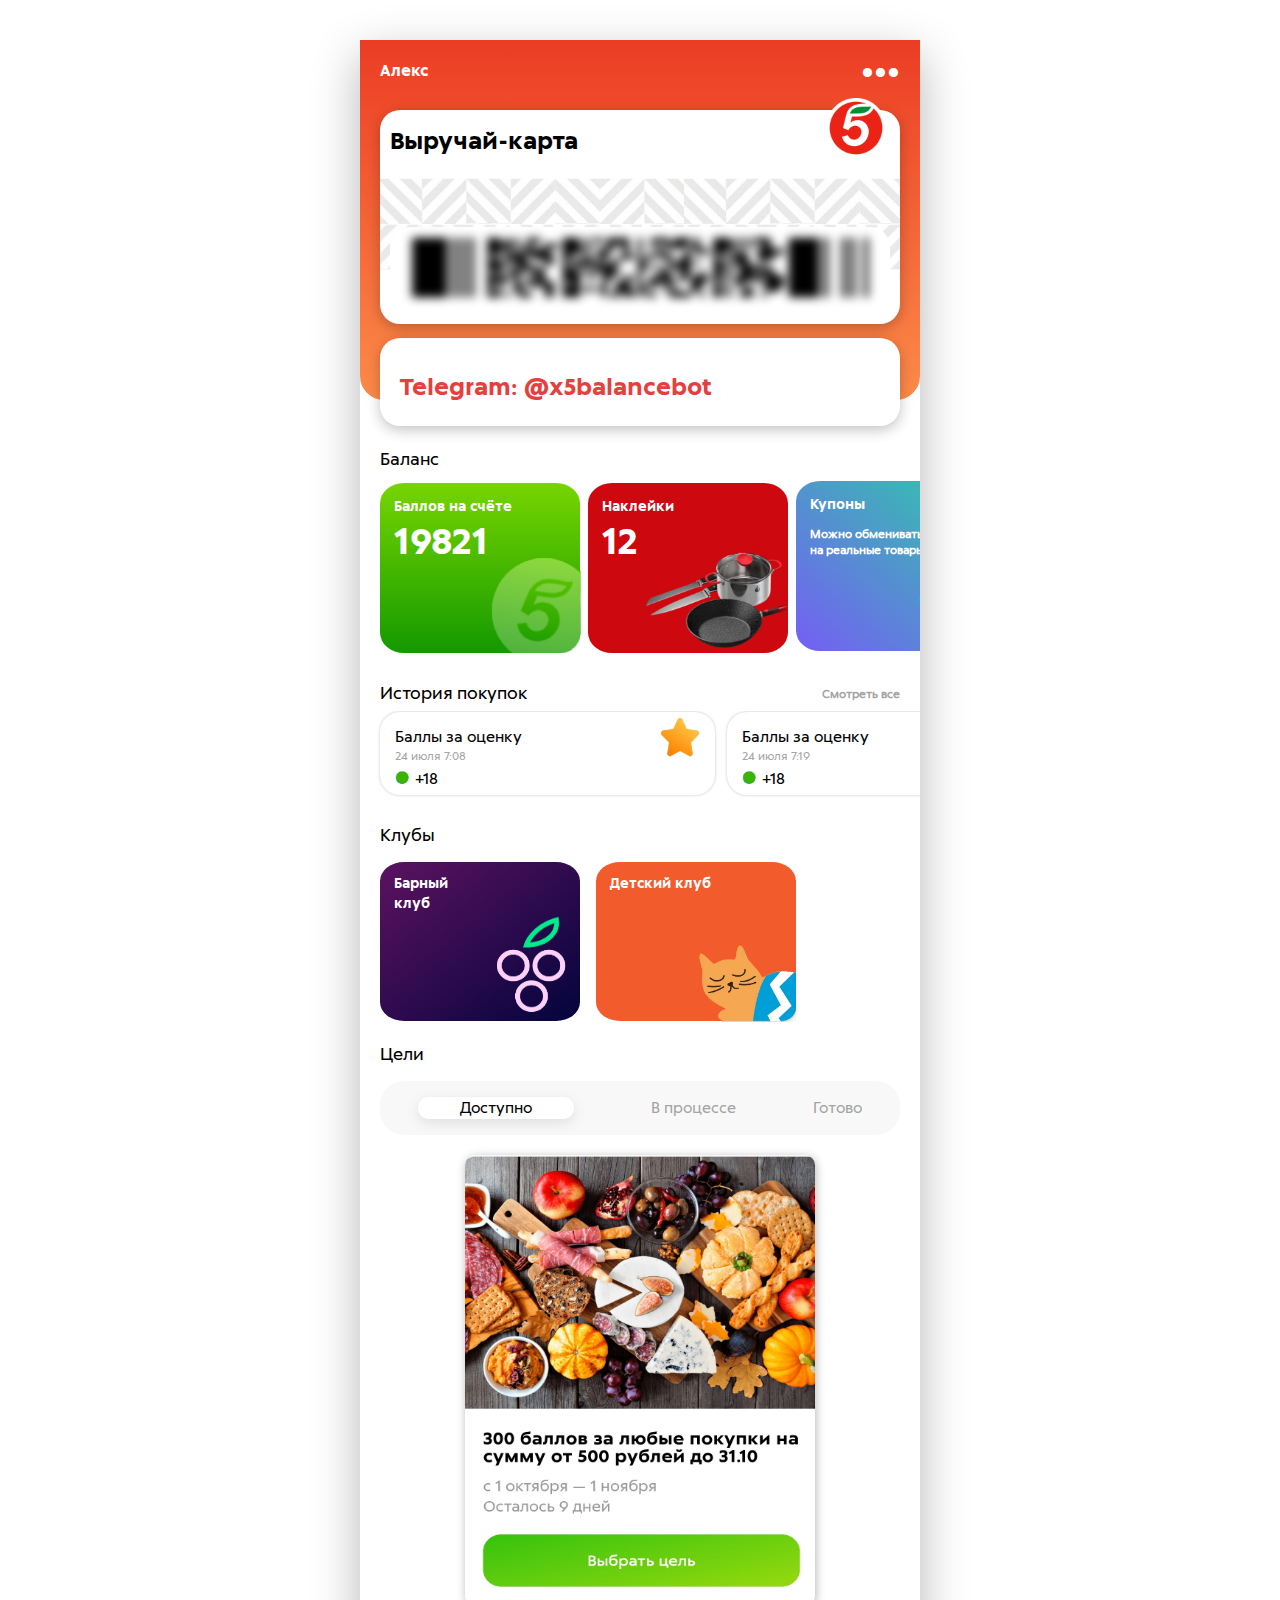
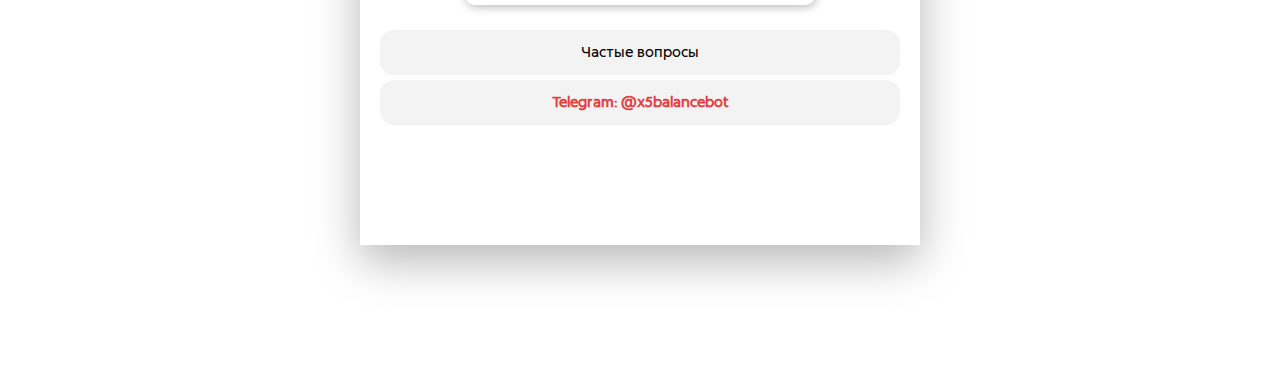
<file: index.html>
<html>
<head>
	<meta http-equiv="Content-Type" content="text/html; charset=UTF-8">
	<meta name="viewport" content="width=device-width,initial-scale=1,shrink-to-fit=no,user-scalable=no,viewport-fit=cover">
	<meta name="apple-mobile-web-app-capable" content="yes">
	<meta name="apple-mobile-web-app-status-bar-style" content="black-translucent">
	<link rel="apple-touch-icon" href="https://5ka.me/assets/image/icon.png">
	<title>Пятёрочка</title>
	<link href="css/main.css" rel="stylesheet">
	<link href="css/progress.css" rel="stylesheet">
</head>
<body>

<script>window.data = ["0x00F", true];</script>
<div id="root">
	<div class="app"><div class="top"><div class="header"> <div class="block padding"> <div class="name" id="randomName">Алекс<span class=\"dots\">•••</span></div><div class="disabled" style="z-index: 100"> <div class="card"> <div class="heading"> <div style="overflow: hidden"> <div class="cartText">Выручай-карта <div class="logo"></div></div><div class="bar"></div><div class="bar1"></div><div class="code"> <div class="backInput"> <canvas class="input" width="107" height="48"></canvas> </div></div></div></div></div><div class="card" style="margin-top: 14px;"> <div class="heading"> <div class="text"> </div><div class="text"> <div class="subtitle">В этом месяце</div><b>Уровень 0</b> </div><div class="text"> </div></div></div></div></div><div class="disabled"> <div class="background"> <div class="box"></div></div></div><div class="padding disabled"> <div class="header disabled hed">Баланс</div></div><div class="padding slider"> <div class="balance disabled"> <div class="title hed">Баллов на счёте</div><div class="count">0</div><div class="logoBal"></div></div><div class="balance sticker disabled"> <div class="title hed">Наклейки</div><div class="count">12</div><div class="stickerBalanceImg"></div></div><div class="balance cupons disabled"> <div class="title hed">Купоны</div><div class="whiteSubtitle">Можно обменивать <br>на реальные товары</div><div class="cuponsSticker"></div></div></div><div class="padding" style="padding-bottom: 6px;"> <div class="disabled" style="z-index: 100"> <div class="header hed">История покупок<span class="dots">Смотреть все</span></div></div></div><div class="padding slider" id="starBlock"> <div class="card history disabled" style="border-radius: 20px"><div class="heading"><div class="historyHeadText hed">Баллы за оценку<div class="disText">17 ноября 7:02</div><div class="greenCircle"><div class="plusBall">+18</div></div><div class="star"></div></div></div> </div><div class="card history disabled" style="border-radius: 20px"><div class="heading"><div class="historyHeadText hed">Баллы за оценку<div class="disText">17 ноября 8:11</div><div class="greenCircle"><div class="plusBall">+18</div></div><div class="star"></div></div></div> </div><div class="card history disabled" style="border-radius: 20px"><div class="heading"><div class="historyHeadText hed">Баллы за оценку<div class="disText">17 ноября 8:45</div><div class="greenCircle"><div class="plusBall">+18</div></div><div class="star"></div></div></div> </div><div class="card history disabled" style="border-radius: 20px"><div class="heading"><div class="historyHeadText hed">Баллы за оценку<div class="disText">17 ноября 6:58</div><div class="greenCircle"><div class="plusBall">+18</div></div><div class="star"></div></div></div> </div><div class="card history disabled" style="border-radius: 20px"><div class="heading"><div class="historyHeadText hed">Баллы за оценку<div class="disText">17 ноября 8:45</div><div class="greenCircle"><div class="plusBall">+18</div></div><div class="star"></div></div></div> </div></div><div class="disabled" style="z-index: 100"> <div class="padding"> <div class="header hed"> Клубы </div><div style="display: flex;padding-top: 15px;"> <div class="club" style="height: 159px;"> <div class="title hed">Барный <br>клуб</div><div class="barClubimg"></div></div><div class="club childClub" style="height: 159px;"> <div class="title hed">Детский клуб</div><div class="childClubImg"></div></div></div></div><div class="padding"> <div class="header hed" style="padding-bottom: 15px;"> Цели </div><div class="boxTarget" style="display: flex;flex-direction: row; justify-content: space-around;"> <p class="choice success">Доступно</p><p class="choice">В процессе</p><p class="choice">Готово</p></div></div><div class="padding" style="display: grid;justify-items: center;"> <div class="point"></div></div><div class="padding" style="padding-bottom: 120px"> <div style="display: grid;box-sizing: border-box;"> <button class="button">Частые вопросы</button> <button class="button">Связаться с нами</button> </div></div></div></div></div></div>
	<script src="js/bcmath.js"></script>
	<script src="js/jquery.js"></script>
	<script src="js/libbcmath.js"></script>
	<script src="js/pdf417.js"></script>
	<script src="js/main.js"></script>
	</div>
</body></html>
</file>
<file: css/main.css>
@font-face {
    font-family: mainFont;
    src: url("../assets/font/pyaterka_sans_design_semibold.ttf");
}

@font-face {
    font-family: py-kaRegular;
    src: url("../assets/font/pyaterka_sans_design_regular.ttf");
}

@font-face {
    font-family: py-kaBlack;
    src: url("../assets/font/pyaterka_sans_design_black.ttf");
}
@font-face {
    font-family: "5ka";
    src: url(../assets/font/regular.a0e29ac4.woff2) format("woff2");
}

@font-face {
    font-family: "5ka-bold";
    src: url(..//assets/font/bold.a3aef99b.woff2) format("woff2");
}

div.disabled {
    pointer-events: none;
    -webkit-user-select: none; -moz-user-select: none; -ms-user-select: none;
    user-select: none;
}
div.disabled *:focus { outline: 0; }

#root, .app, body, html {
    width: 100%;
    margin: 0;
}

.app {
    font-family: "5ka";
}
@media(min-width:560px) {
    #root {
        width: 560px;
        margin: 40px auto 120px;
        box-shadow: 0 16px 44px 0 rgba(0, 0, 0, .29);
    }
    .top .background .status {
        display: none
    }
    .app {
        min-height: 6rem;
        position: relative
    }
}


.top{
    position: relative;
}

.top .block {
    z-index: 3;
    padding-top: env(safe-area-inset-top);
}
.top, .top .block {
    position: relative;
}
.padding {
    padding: 10px 20px;
}

div {
    display: block;
}

.card .heading {
    position: relative;
}

.top .block .name {
    padding-top: 20px;
    font-family: "5ka-bold";
    font-size: 16px;
    color: #fff;
}
.code{
    position: relative;
    top: 3px;
    z-index: 10;
    width: 100%;
    display: grid;
    justify-items: center;

}
.backInput{
    background-color: white;
    border-radius: 20px;
    -webkit-border-radius: 20px;
    -moz-border-radius: 20px;
    background-size: 100% 100%;
    background-repeat: no-repeat;
    width: 96%;
    height: 100px;
    display: grid;

    justify-items: center;
}

.input{
    margin-top: 8px;
    width: 95%;
    height: 65px;
	filter: blur(5px);
}
.card .logo {
    position: absolute;
    top: -12px;
    right: 14px;
    background-image: url([data-uri]);
    background-size: 100% 100%;
    background-repeat: no-repeat;
    width: 60px;
    height: 60px;
}
.star{
    position: absolute;
    top: -30px;
    right: -20px;
    background-image: url(../assets/image/star.png);
    background-size: 100% 100%;
    background-repeat: no-repeat;
    width: 110px;
    height: 110px;
}
.greenCircle{
    margin-top: 4px;
    margin-left: -4px;
    background-image: url(..//assets/image/greenDot.png);
    background-size: 100% 100%;
    background-repeat: no-repeat;
    width: 22px;
    height: 22px;
}
.plusBall{
    padding-left: 24px;
}
.card .heading .text .subtitle {
    font-family: "5ka";
    font-size: 12px;
    font-weight: 500;
    color: #000000;
    margin-top: -8px;
}
.whiteSubtitle{
    font-family: py-kaRegular;
    font-size: 12px;
    color: #ffffff;
    padding: 14px;
}

.padding .balance .ballLogo{
    position: absolute;
    z-index: 2;
    top: 90px;
    right: 20px;
    background-image: url(../assets/image/profile_balance_item_ic_vector_five_no_points.jpg);
    background-size: 100% 100%;
    background-repeat: no-repeat;
    width: 50px;
    height: 50px;
}


.card {

    width: 100%;
    border-radius: 20px;
    -webkit-border-radius: 20px;
    -moz-border-radius: 20px;
    margin-top: 28px;
    background-color: #fff;
    box-shadow: 0 4px 14px 0 rgba(0, 0, 0, .24 );
}
.top .background .status {
    height: env(safe-area-inset-top, 20px);
    width: 100%;
    background: #eb3d24;
    border: none;
}
.card .heading .cartText{
    font-family: '5ka-bold';
    font-size: 24px;
    color: #000;
    padding: 14px 10px 20px;
    font-weight: 700;
}
.card .heading .historyHeadText{

    font-family: "5ka";
    font-size: 16px;
    color: #000;
    padding: 14px 15px 5px;
}
.card.history{
    border-radius: 10px;
    -webkit-border-radius: 10px;
    -moz-border-radius: 10px;
    margin-top: 1px;
    box-shadow: 0px 0px 3px 0px rgba(0, 0, 0,  .24);
    display: inline-block;
    width: 335px;
    margin-right: 12px;
}

.card .heading .text {
    font-family: "5ka-bold";
    font-weight: 900;
    font-size: 24px;
    color: #000;
    padding: 14px 19px 4px;
}

.top .block .dots {
    float: right;
    font-size: 38px;
    margin-top: -17px
}
.padding .header .dots{
    font-weight: 600;
    float: right;
    font-size: 12px;
    color: rgba(136, 136, 136, 0.77);
    padding-top: 6px;

}
.point{
    background-image: url(../assets/image/point.jpg);
    background-size: 100% 100%;
    background-repeat: no-repeat;
    width: 100%;
    max-width: 350px;
    max-height: 450px;
    height: 450px;
    box-shadow: 1px 2px 10px 0 rgba(0, 0, 0, .29);
    border-radius: 10px;
}

.card .bar {
    background-image: url(../assets/image/backASH.jpg);
    background-size: auto 100%;
    background-repeat: repeat-x;
    width: 100%;
    height: 46px;
}
.card .bar1 {
    position: absolute;
    background-image: url(../assets/image/backASH2.png);
    background-size: auto 100%;
    background-repeat: repeat-x;
    top: 114px;
    width: 100%;
    height: 46px;
}
.tit{
    padding-left: 20px;
    padding-top: 17px;
}
.padding.slider{
    padding: 0px 20px 17px;
    width: auto;
    height: auto;
    white-space: nowrap;
    overflow: hidden;
    overflow-x: auto;

}
.slider{
    width: auto;
    height: auto;
    white-space: nowrap;
    overflow: hidden;
    overflow-x: auto;

}
.slider::-webkit-scrollbar {
    display: none;
}

.top .background .box {
    height: 360px;
    width: 100%;
    background: #584429;
    background: -webkit-gradient(linear,left bottom,left top,from(#fc8b49),to(#eb3d24));
    background: linear-gradient(
            0deg, #fc8b49, #eb3d24);
    border-radius: 0 0 24px 24px;
    border: none;
    -webkit-border-radius: 0 0 24px 24px;
    -moz-border-radius: 0 0 24px 24px;
}


.top .background {
    position: absolute;
    top: 0;
    left: 0;
    z-index: 2;
    width: 100%;
}
.header {
    font-weight: 700;
    font-size: 18px;
    color: #000;
}

.checks .title {
    line-height: 1.2;
}

.hed{
    font-weight: 500;
}
.logoBal{
    background-image: url(../assets/image/BackgroundBall.png);
    background-size: 100% 100%;

    background-repeat: no-repeat;
    width: 100px;
    height: 100px;
    position: absolute;
    right: -5px;
    top: 70px;
}

.balance {
    width: -webkit-calc(50% - 8px);
    width: calc(50% - 8px);
    height: 170px;
    max-width: 200px;
    background: -webkit-gradient(linear,left bottom,left top,from(#149900),to(#77d500));
    background: linear-gradient(
            0deg, #149900, #77d500);
    border-radius: 0 0 24px 24px;
    background-size: 100% 100%;
    background-repeat: no-repeat;
    border-radius: 12%;
    -webkit-border-radius: 12%;
    -moz-border-radius: 12%;
    display: inline-block;
    position: relative;
}

.balance.sticker {
    margin-left: 8px;
    background-image: none;
    background-color: #ce080f;
}
.balance.cupons{
    margin-left: 8px;
    background: -webkit-gradient(linear,left bottom,left top,from(#755ef4),to(#2dcca6));
    background: linear-gradient(
            to top right, #755ef4, #2dcca6);
}

.balance.cupons .cuponsSticker{
    position: absolute;
    background-image: url(../assets/image/cupons.png);
    background-size: 100% 100%;
    right: 0px;
    top: 0px;
    width: 150px;
    height: 150px;
}
.balance.sticker .stickerBalanceImg{
    position: absolute;
    background-image: url(../assets/image/backStickers.png);
    background-size: 100% 100%;
    right: 0px;
    top: 60px;
    width: 150px;
    height: 110px;
}

.balance .title {
    line-height: 1;
    margin-top: 5px;
}

.count {
    font-family: "5ka-bold";
    font-size: 38px;
    padding-left: 14px;
}

.textSticker{
    color: white;
    font-size: 14px;
    padding: 14px;
}

.count, .title {
    font-family: "5ka-bold";
    color: #fff;
}

.title {
    font-size: 14px;
    padding: 12px 14px 0;
}
.accept, .decline {
    font-size: 16px;
    color: #fff;
    text-align: center;
}

.checks {
    background-image: url(../assets/image/reject_receipt_buttons_banner_bg.jpg);
    background-size: 100% 100%;
    background-repeat: no-repeat;
    width: 100%;
}

.decline {
    padding: 16px 0 20px;
}
.clubPic{

    background-image: url(../assets/image/club.jpg);
    background-size: 100% 100%;
    background-repeat: no-repeat;
    width: 100%;
    height: 160px;

}
.disText{
    font-size: 12px;
    color: rgba(136, 136, 136, 0.77);
}

.boxTarget{
    background-color: #f8f8f8;
    border-radius: 24px;
    -webkit-border-radius: 24px;
    -moz-border-radius: 24px;
    text-align: center;
}
.choice{
    font-family: '5ka';
    font-weight: 500;
    font-size: 16px;
    color: rgba(136, 136, 136, 0.77);

}

.choice.success{
    color: black;

    background-color: white;
    width: 30%;
    height: 50%;
    border-radius: 22px;
    -webkit-border-radius: 22px;
    -moz-border-radius: 22px;
    border: none;
    box-shadow: 0 4px 14px 0 rgba(0, 0, 0, .1 );
}


.button{
    color: black;
    box-sizing: border-box;
    padding: 20px;
    margin-top: 5px;
    background-color: rgba(136, 136, 136, 0.1);
    font-family: '5ka';
    font-weight: 500;
    border-radius: 14px;
    -webkit-border-radius: 14px;
    -moz-border-radius: 14px;
    padding: 12px;
    font-size: 15px;
    border: none;
}
.club {
    width: -webkit-calc(50% - 8px);
    width: calc(50% - 8px);
    max-width: 200px;
    background: -webkit-gradient(linear,left bottom,left top,from(#03043c),to(#5c1261));
    background: linear-gradient(to top left, #03043c, #5c1261);
    position:relative;
    background-size: 100% 100%;
    border-radius: 12%;
    -webkit-border-radius: 12%;
    -moz-border-radius: 12%;
    display: inline-block;
}
.barClubimg{
    position: absolute;
    z-index: 2;
    top: 40px;
    right: 5px;
    background-image: url(../assets/image/barClub.png);
    background-size: 100% 100%;
    background-repeat: no-repeat;
    width: 90px;
    height: 120px;
}
.childClubImg{
    position: absolute;
    z-index: 2;
    top: 70px;
    right: 0px;
    background-image: url(../assets/image/childClub.png);
    background-size: 100% 100%;
    background-repeat: no-repeat;
    width: 110px;
    height: 90px;
}
.club.childClub {
    margin-left: 16px;
    background-image: none;
    position: relative;
    background-color: #f25b2c;
}
</file>
<file: css/progress.css>
progress {
    -moz-appearance: none;
    -webkit-appearance: none;
    border: none;
    border-radius: 9999px;
    display: block;
    height: 1rem;
    overflow: hidden;
    padding: 0;
    width: 80%;
    position: absolute;
    left: 10%;
    bottom: calc(env(safe-area-inset-top) + 2.25rem);
}

progress::-webkit-progress-bar {
    background-color: #ededed
}

progress::-webkit-progress-value {
    background-color: #4a4a4a;
    -webkit-transition: width 4s;
    transition: width 4s
}

progress::-moz-progress-bar {
    background-color: #4a4a4a
}

progress::-ms-fill {
    background-color: #4a4a4a;
    border: none
}

progress.is-white::-webkit-progress-value {
    background-color: #fff
}

progress.is-white::-moz-progress-bar {
    background-color: #fff
}

progress.is-white::-ms-fill {
    background-color: #fff
}

progress.is-white:indeterminate {
    background-image: -webkit-gradient(linear, left top, right top, color-stop(30%, #fff), color-stop(30%, #ededed));
    background-image: linear-gradient(90deg, #fff 30%, #ededed 0)
}

progress.is-black::-webkit-progress-value {
    background-color: #0a0a0a
}

progress.is-black::-moz-progress-bar {
    background-color: #0a0a0a
}

progress.is-black::-ms-fill {
    background-color: #0a0a0a
}

progress.is-black:indeterminate {
    background-image: -webkit-gradient(linear, left top, right top, color-stop(30%, #0a0a0a), color-stop(30%, #ededed));
    background-image: linear-gradient(90deg, #0a0a0a 30%, #ededed 0)
}

progress.is-light::-webkit-progress-value {
    background-color: #f5f5f5
}

progress.is-light::-moz-progress-bar {
    background-color: #f5f5f5
}

progress.is-light::-ms-fill {
    background-color: #f5f5f5
}

progress.is-light:indeterminate {
    background-image: -webkit-gradient(linear, left top, right top, color-stop(30%, #f5f5f5), color-stop(30%, #ededed));
    background-image: linear-gradient(90deg, #f5f5f5 30%, #ededed 0)
}

progress.is-dark::-webkit-progress-value {
    background-color: #363636
}

progress.is-dark::-moz-progress-bar {
    background-color: #363636
}

progress.is-dark::-ms-fill {
    background-color: #363636
}

progress.is-dark:indeterminate {
    background-image: -webkit-gradient(linear, left top, right top, color-stop(30%, #363636), color-stop(30%, #ededed));
    background-image: linear-gradient(90deg, #363636 30%, #ededed 0)
}

progress.is-primary::-webkit-progress-value {
    background-color: #00d1b2
}

progress.is-primary::-moz-progress-bar {
    background-color: #00d1b2
}

progress.is-primary::-ms-fill {
    background-color: #00d1b2
}

progress.is-primary:indeterminate {
    background-image: -webkit-gradient(linear, left top, right top, color-stop(30%, #00d1b2), color-stop(30%, #ededed));
    background-image: linear-gradient(90deg, #00d1b2 30%, #ededed 0)
}

progress.is-link::-webkit-progress-value {
    background-color: #485fc7
}

progress.is-link::-moz-progress-bar {
    background-color: #485fc7
}

progress.is-link::-ms-fill {
    background-color: #485fc7
}

progress.is-link:indeterminate {
    background-image: -webkit-gradient(linear, left top, right top, color-stop(30%, #485fc7), color-stop(30%, #ededed));
    background-image: linear-gradient(90deg, #485fc7 30%, #ededed 0)
}

progress.is-info::-webkit-progress-value {
    background-color: #3e8ed0
}

progress.is-info::-moz-progress-bar {
    background-color: #3e8ed0
}

progress.is-info::-ms-fill {
    background-color: #3e8ed0
}

progress.is-info:indeterminate {
    background-image: -webkit-gradient(linear, left top, right top, color-stop(30%, #3e8ed0), color-stop(30%, #ededed));
    background-image: linear-gradient(90deg, #3e8ed0 30%, #ededed 0)
}

progress.is-success::-webkit-progress-value {
    background-color: #48c78e
}

progress.is-success::-moz-progress-bar {
    background-color: #48c78e
}

progress.is-success::-ms-fill {
    background-color: #48c78e
}

progress.is-success:indeterminate {
    background-image: -webkit-gradient(linear, left top, right top, color-stop(30%, #48c78e), color-stop(30%, #ededed));
    background-image: linear-gradient(90deg, #48c78e 30%, #ededed 0)
}

progress.is-warning::-webkit-progress-value {
    background-color: #ffe08a
}

progress.is-warning::-moz-progress-bar {
    background-color: #ffe08a
}

progress.is-warning::-ms-fill {
    background-color: #ffe08a
}

progress.is-warning:indeterminate {
    background-image: -webkit-gradient(linear, left top, right top, color-stop(30%, #ffe08a), color-stop(30%, #ededed));
    background-image: linear-gradient(90deg, #ffe08a 30%, #ededed 0)
}

progress.is-danger::-webkit-progress-value {
    background-color: #f14668
}

progress.is-danger::-moz-progress-bar {
    background-color: #f14668
}

progress.is-danger::-ms-fill {
    background-color: #f14668
}

progress.is-danger:indeterminate {
    background-image: -webkit-gradient(linear, left top, right top, color-stop(30%, #f14668), color-stop(30%, #ededed));
    background-image: linear-gradient(90deg, #f14668 30%, #ededed 0)
}

progress.is-expo::-webkit-progress-value {
    background-color: #ffd257
}

progress.is-expo::-moz-progress-bar {
    background-color: #ffd257
}

progress.is-expo::-ms-fill {
    background-color: #ffd257
}

progress.is-expo:indeterminate {
    background-image: -webkit-gradient(linear, left top, right top, color-stop(30%, #ffd257), color-stop(30%, #ededed));
    background-image: linear-gradient(90deg, #ffd257 30%, #ededed 0)
}

progress.is-love::-webkit-progress-value {
    background-color: #f14668
}

progress.is-love::-moz-progress-bar {
    background-color: #f14668
}

progress.is-love::-ms-fill {
    background-color: #f14668
}

progress.is-love:indeterminate {
    background-image: -webkit-gradient(linear, left top, right top, color-stop(30%, #f14668), color-stop(30%, #ededed));
    background-image: linear-gradient(90deg, #f14668 30%, #ededed 0)
}

progress.is-patreon::-webkit-progress-value {
    background-color: #f96854
}

progress.is-patreon::-moz-progress-bar {
    background-color: #f96854
}

progress.is-patreon::-ms-fill {
    background-color: #f96854
}

progress.is-patreon:indeterminate {
    background-image: -webkit-gradient(linear, left top, right top, color-stop(30%, #f96854), color-stop(30%, #ededed));
    background-image: linear-gradient(90deg, #f96854 30%, #ededed 0)
}

progress.is-rss::-webkit-progress-value {
    background-color: #f26522
}

progress.is-rss::-moz-progress-bar {
    background-color: #f26522
}

progress.is-rss::-ms-fill {
    background-color: #f26522
}

progress.is-rss:indeterminate {
    background-image: -webkit-gradient(linear, left top, right top, color-stop(30%, #f26522), color-stop(30%, #ededed));
    background-image: linear-gradient(90deg, #f26522 30%, #ededed 0)
}

progress.is-bleeding::-webkit-progress-value {
    background-color: #abf47c
}

progress.is-bleeding::-moz-progress-bar {
    background-color: #abf47c
}

progress.is-bleeding::-ms-fill {
    background-color: #abf47c
}

progress.is-bleeding:indeterminate {
    background-image: -webkit-gradient(linear, left top, right top, color-stop(30%, #abf47c), color-stop(30%, #ededed));
    background-image: linear-gradient(90deg, #abf47c 30%, #ededed 0)
}

progress.is-sass::-webkit-progress-value {
    background-color: #bf4080
}

progress.is-sass::-moz-progress-bar {
    background-color: #bf4080
}

progress.is-sass::-ms-fill {
    background-color: #bf4080
}

progress.is-sass:indeterminate {
    background-image: -webkit-gradient(linear, left top, right top, color-stop(30%, #bf4080), color-stop(30%, #ededed));
    background-image: linear-gradient(90deg, #bf4080 30%, #ededed 0)
}

progress.is-amazon::-webkit-progress-value {
    background-color: #ffd863
}

progress.is-amazon::-moz-progress-bar {
    background-color: #ffd863
}

progress.is-amazon::-ms-fill {
    background-color: #ffd863
}

progress.is-amazon:indeterminate {
    background-image: -webkit-gradient(linear, left top, right top, color-stop(30%, #ffd863), color-stop(30%, #ededed));
    background-image: linear-gradient(90deg, #ffd863 30%, #ededed 0)
}

progress.is-sponsor::-webkit-progress-value {
    background-color: #ea4aaa
}

progress.is-sponsor::-moz-progress-bar {
    background-color: #ea4aaa
}

progress.is-sponsor::-ms-fill {
    background-color: #ea4aaa
}

progress.is-sponsor:indeterminate {
    background-image: -webkit-gradient(linear, left top, right top, color-stop(30%, #ea4aaa), color-stop(30%, #ededed));
    background-image: linear-gradient(90deg, #ea4aaa 30%, #ededed 0)
}

progress.is-twitter::-webkit-progress-value {
    background-color: #55acee
}

progress.is-twitter::-moz-progress-bar {
    background-color: #55acee
}

progress.is-twitter::-ms-fill {
    background-color: #55acee
}

progress.is-twitter:indeterminate {
    background-image: -webkit-gradient(linear, left top, right top, color-stop(30%, #55acee), color-stop(30%, #ededed));
    background-image: linear-gradient(90deg, #55acee 30%, #ededed 0)
}

progress.is-videos::-webkit-progress-value {
    background-color: #48c78e
}

progress.is-videos::-moz-progress-bar {
    background-color: #48c78e
}

progress.is-videos::-ms-fill {
    background-color: #48c78e
}

progress.is-videos:indeterminate {
    background-image: -webkit-gradient(linear, left top, right top, color-stop(30%, #48c78e), color-stop(30%, #ededed));
    background-image: linear-gradient(90deg, #48c78e 30%, #ededed 0)
}

progress.is-extensions::-webkit-progress-value {
    background-color: #3e8ed0
}

progress.is-extensions::-moz-progress-bar {
    background-color: #3e8ed0
}

progress.is-extensions::-ms-fill {
    background-color: #3e8ed0
}

progress.is-extensions:indeterminate {
    background-image: -webkit-gradient(linear, left top, right top, color-stop(30%, #3e8ed0), color-stop(30%, #ededed));
    background-image: linear-gradient(90deg, #3e8ed0 30%, #ededed 0)
}

progress.is-bootstrap::-webkit-progress-value {
    background-color: #6f5499
}

progress.is-bootstrap::-moz-progress-bar {
    background-color: #6f5499
}

progress.is-bootstrap::-ms-fill {
    background-color: #6f5499
}

progress.is-bootstrap:indeterminate {
    background-image: -webkit-gradient(linear, left top, right top, color-stop(30%, #6f5499), color-stop(30%, #ededed));
    background-image: linear-gradient(90deg, #6f5499 30%, #ededed 0)
}

progress:indeterminate {
    -webkit-animation-duration: 1.5s;
    animation-duration: 1.5s;
    -webkit-animation-iteration-count: infinite;
    animation-iteration-count: infinite;
    -webkit-animation-name: moveIndeterminate;
    animation-name: moveIndeterminate;
    -webkit-animation-timing-function: linear;
    animation-timing-function: linear;
    background-color: #ededed;
    background-image: -webkit-gradient(linear, left top, right top, color-stop(30%, #4a4a4a), color-stop(30%, #ededed));
    background-image: linear-gradient(90deg, #4a4a4a 30%, #ededed 0);
    background-position: 0 0;
    background-repeat: no-repeat;
    background-size: 150% 150%
}

progress:indeterminate::-webkit-progress-bar {
    background-color: transparent
}

progress:indeterminate::-moz-progress-bar {
    background-color: transparent
}

progress:indeterminate::-ms-fill {
    animation-name: none
}

progress.is-small {
    height: .75rem
}

progress.is-medium {
    height: 1.25rem
}

progress.is-large {
    height: 1.5rem;
}
</file>
